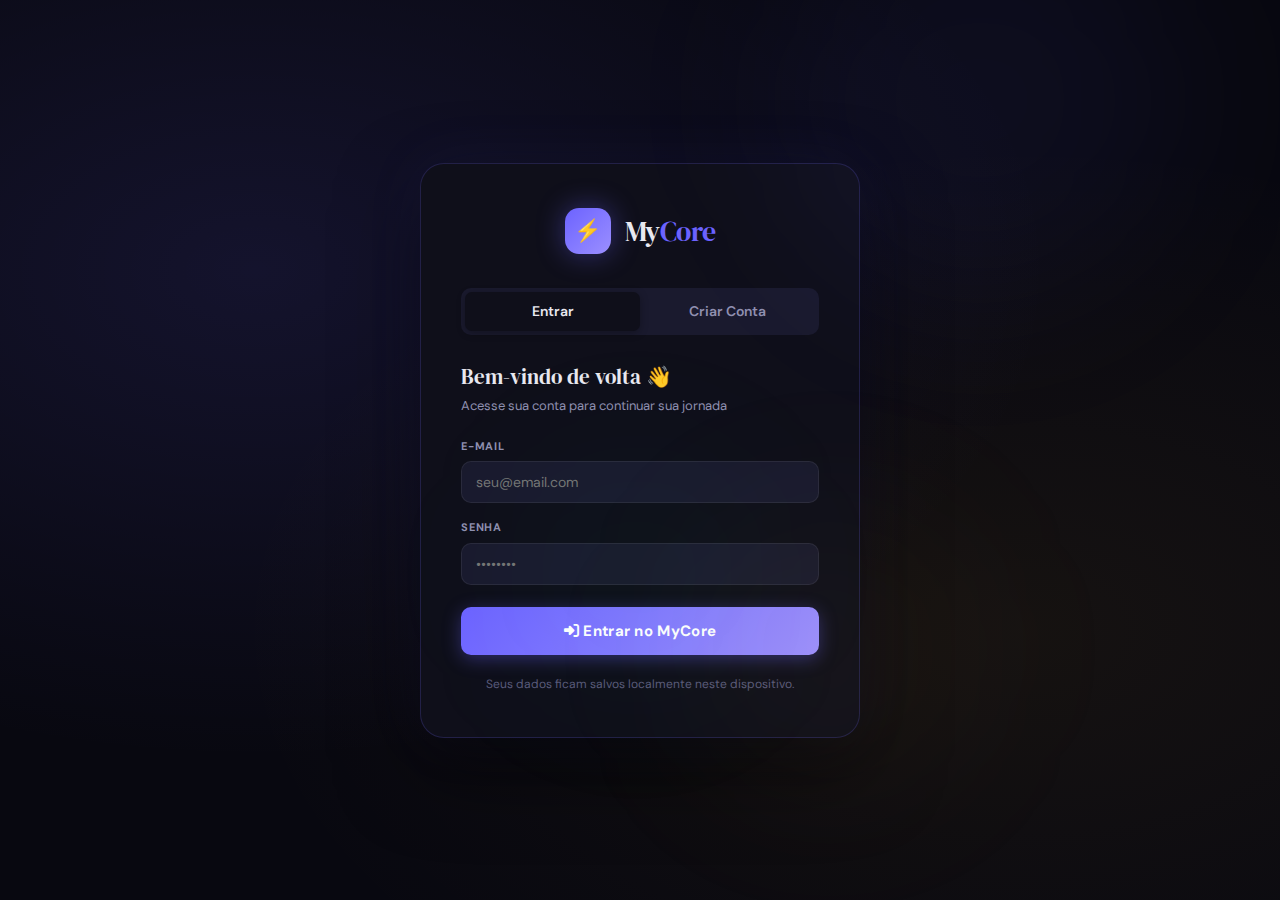
<file: index.html>
<!DOCTYPE html>
<html lang="pt-BR">
<head>
  <meta charset="UTF-8">
  <meta name="viewport" content="width=device-width, initial-scale=1.0">
  <title>MyCore — Login</title>
  <link rel="stylesheet" href="css/style.css">
  <link rel="stylesheet" href="css/login.css">
  <link href="https://cdnjs.cloudflare.com/ajax/libs/font-awesome/6.4.0/css/all.min.css" rel="stylesheet">
</head>
<body>
  <div class="bg-orb bg-orb-1"></div>
  <div class="bg-orb bg-orb-2"></div>
  <div class="bg-orb bg-orb-3"></div>

  <div class="login-page">
    <div class="login-box">

      <div class="login-logo">
        <div class="login-logo-icon glow-pulse">⚡</div>
        <div class="login-logo-text">My<span>Core</span></div>
      </div>

      <!-- Tabs -->
      <div class="login-tabs">
        <div class="login-tab active" id="tab-login" onclick="switchTab('login')">Entrar</div>
        <div class="login-tab" id="tab-register" onclick="switchTab('register')">Criar Conta</div>
      </div>

      <!-- Login Form -->
      <div class="login-form active" id="form-login">
        <div class="login-heading">Bem-vindo de volta 👋</div>
        <div class="login-sub">Acesse sua conta para continuar sua jornada</div>
        <div class="login-error" id="login-error"></div>
        <div class="form-group">
          <label class="form-label">E-mail</label>
          <input type="email" class="form-control" id="login-email" placeholder="seu@email.com" autocomplete="email">
        </div>
        <div class="form-group">
          <label class="form-label">Senha</label>
          <input type="password" class="form-control" id="login-pass" placeholder="••••••••" autocomplete="current-password">
        </div>
        <button class="login-btn" onclick="doLogin()">
          <i class="fas fa-sign-in-alt"></i> Entrar no MyCore
        </button>
      </div>

      <!-- Register Form -->
      <div class="login-form" id="form-register">
        <div class="login-heading">Criar sua conta 🚀</div>
        <div class="login-sub">Comece a transformar sua vida hoje mesmo</div>
        <div class="login-error" id="reg-error"></div>
        <div class="login-success" id="reg-success"></div>
        <div class="form-group">
          <label class="form-label">Seu Nome</label>
          <input type="text" class="form-control" id="reg-name" placeholder="Como quer ser chamado?">
        </div>
        <div class="form-group">
          <label class="form-label">E-mail</label>
          <input type="email" class="form-control" id="reg-email" placeholder="seu@email.com" autocomplete="email">
        </div>
        <div class="form-group">
          <label class="form-label">Senha</label>
          <input type="password" class="form-control" id="reg-pass" placeholder="Mínimo 6 caracteres" autocomplete="new-password">
        </div>
        <div class="form-group">
          <label class="form-label">Confirmar Senha</label>
          <input type="password" class="form-control" id="reg-confirm" placeholder="Repita a senha">
        </div>
        <button class="login-btn" onclick="doRegister()">
          <i class="fas fa-user-plus"></i> Criar Minha Conta
        </button>
      </div>

      <div class="login-footer">
        Seus dados ficam salvos localmente neste dispositivo.
      </div>

    </div>
  </div>

  <!-- Toast -->
  <div class="toast" id="toast">
    <span class="toast-icon" id="toast-icon">✅</span>
    <span id="toast-msg"></span>
  </div>

  <script src="js/auth.js"></script>
  <script src="js/db.js"></script>
  <script src="js/utils.js"></script>
  <script>
    // Check if already logged in
    (function() {
      const user = Auth.tryAutoLogin();
      if (user) window.location.href = 'pages/dashboard.html';
    })();

    function switchTab(tab) {
      document.querySelectorAll('.login-tab').forEach(t => t.classList.remove('active'));
      document.querySelectorAll('.login-form').forEach(f => f.classList.remove('active'));
      document.getElementById('tab-' + tab).classList.add('active');
      document.getElementById('form-' + tab).classList.add('active');
      document.getElementById('login-error').style.display = 'none';
      document.getElementById('reg-error').style.display = 'none';
    }

    function showErr(id, msg) {
      const el = document.getElementById(id);
      el.textContent = msg;
      el.style.display = 'block';
    }

    function doLogin() {
      const email = document.getElementById('login-email').value.trim();
      const pass  = document.getElementById('login-pass').value;
      if (!email || !pass) { showErr('login-error', 'Preencha todos os campos.'); return; }

      const res = Auth.login(email, pass);
      if (!res.ok) { showErr('login-error', res.msg); return; }

      showToast(`Olá, ${res.user.name.split(' ')[0]}! 👋`, '🚀');
      setTimeout(() => window.location.href = 'pages/dashboard.html', 800);
    }

    function doRegister() {
      const name    = document.getElementById('reg-name').value.trim();
      const email   = document.getElementById('reg-email').value.trim();
      const pass    = document.getElementById('reg-pass').value;
      const confirm = document.getElementById('reg-confirm').value;

      if (!name || !email || !pass) { showErr('reg-error', 'Preencha todos os campos.'); return; }
      if (!/^[^\s@]+@[^\s@]+\.[^\s@]+$/.test(email)) { showErr('reg-error', 'E-mail inválido.'); return; }
      if (pass !== confirm) { showErr('reg-error', 'As senhas não coincidem.'); return; }

      const res = Auth.register(name, email, pass);
      if (!res.ok) { showErr('reg-error', res.msg); return; }

      showToast(`Bem-vindo ao MyCore, ${name}! 🎉`, '🚀');
      setTimeout(() => window.location.href = 'pages/dashboard.html', 900);
    }

    // Enter key support
    document.addEventListener('keydown', e => {
      if (e.key !== 'Enter') return;
      if (document.getElementById('form-login').classList.contains('active')) doLogin();
      else doRegister();
    });
  </script>
</body>
</html>
</file>
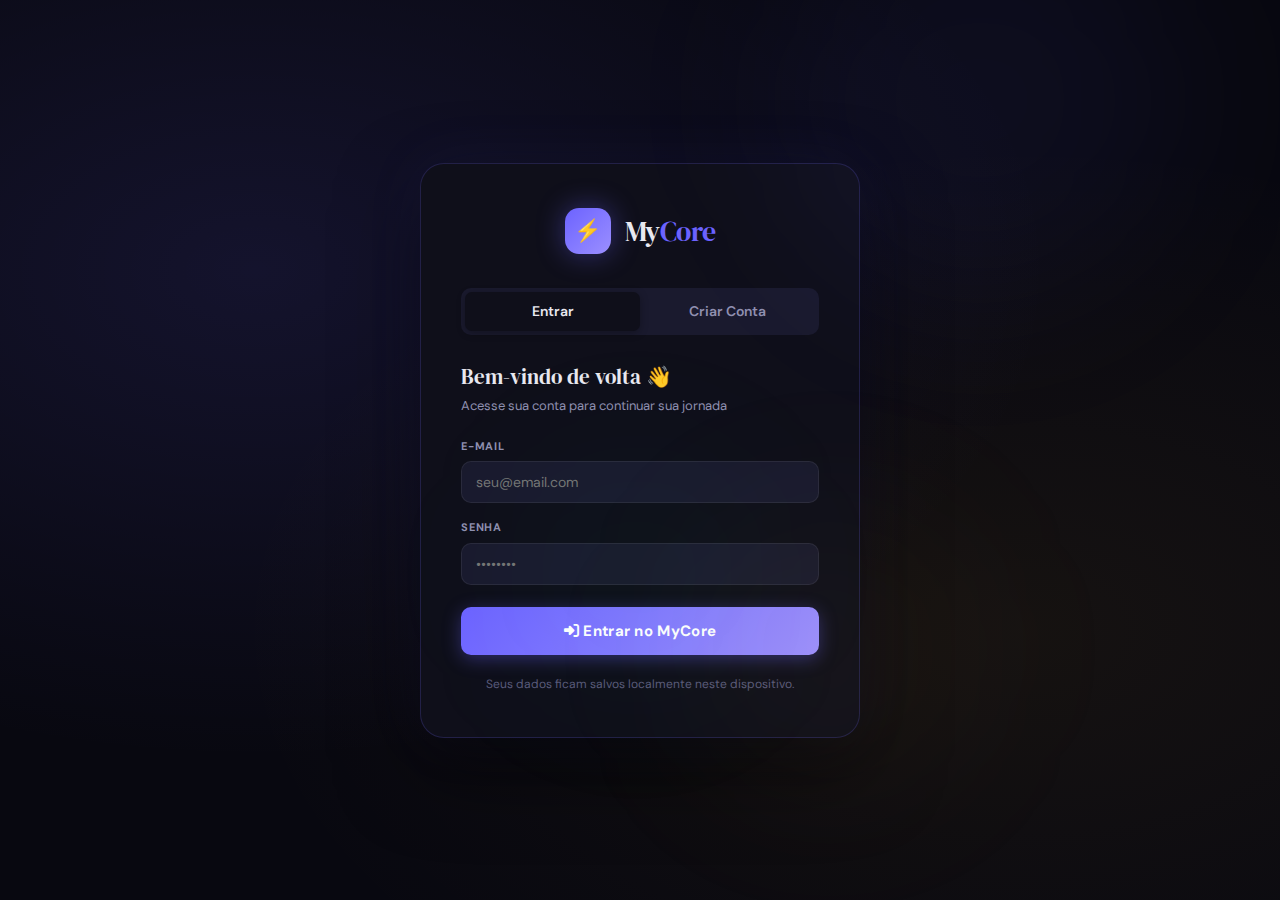
<file: pages/metas.html>
<!DOCTYPE html>
<html lang="pt-BR">
<head>
  <meta charset="UTF-8">
  <meta name="viewport" content="width=device-width, initial-scale=1.0">
  <title>MyCore — Metas</title>
  <link rel="stylesheet" href="../css/style.css">
  <link href="https://cdnjs.cloudflare.com/ajax/libs/font-awesome/6.4.0/css/all.min.css" rel="stylesheet">
</head>
<body>
<div class="bg-orb bg-orb-1"></div><div class="bg-orb bg-orb-2"></div><div class="bg-orb bg-orb-3"></div>

<div class="layout">
  <div class="sidebar-backdrop" id="sidebar-backdrop"></div>
  <nav class="sidebar" id="sidebar">
    <div class="sidebar-logo"><div class="logo-icon glow-pulse">⚡</div><div class="logo-text">My<span>Core</span></div></div>
    <div class="sidebar-nav">
      <div class="nav-section-label">Principal</div>
      <a class="nav-item" href="dashboard.html"><i class="fas fa-th-large"></i><span class="nav-label-text">Dashboard</span></a>
      <a class="nav-item" href="financas.html"><i class="fas fa-wallet"></i><span class="nav-label-text">Finanças</span></a>
      <div class="nav-section-label">Crescimento</div>
      <a class="nav-item active" href="metas.html"><i class="fas fa-bullseye"></i><span class="nav-label-text">Metas & Objetivos</span><span class="nav-badge" id="badge-metas">0</span></a>
      <a class="nav-item" href="desenvolvimento.html"><i class="fas fa-seedling"></i><span class="nav-label-text">Desenvolvimento</span></a>
      <a class="nav-item" href="conquistas.html"><i class="fas fa-trophy"></i><span class="nav-label-text">Conquistas</span></a>
      <div class="nav-section-label">Análise</div>
      <a class="nav-item" href="relatorios.html"><i class="fas fa-chart-line"></i><span class="nav-label-text">Relatórios</span></a>
      <a class="nav-item" href="configuracoes.html"><i class="fas fa-cog"></i><span class="nav-label-text">Configurações</span></a>
    </div>
    <div class="sidebar-footer">
      <button class="toggle-sidebar-btn" id="sidebar-toggle-btn"><i class="fas fa-chevron-left" id="sidebar-toggle-icon"></i><span class="nav-label-text">Recolher menu</span></button>
    </div>
  </nav>

  <div class="main" id="main">
    <header class="topbar">
      <button class="hamburger-btn" id="hamburger-btn"><i class="fas fa-bars"></i></button>
      <div class="topbar-title">Metas & Objetivos</div>
      <div class="topbar-date" id="topbar-date"></div>
      <div class="topbar-score"><i class="fas fa-star" style="color:var(--accent2)"></i><span style="color:var(--text2);font-size:13px">Life Score</span><span class="score-badge" id="life-score-top">—</span></div>
      <div class="topbar-user" onclick="Auth.logout()"><i class="fas fa-user-circle" style="color:var(--accent)"></i><span id="topbar-username">—</span><i class="fas fa-sign-out-alt" style="color:var(--text3);margin-left:4px"></i></div>
    </header>

    <main class="content" id="main-content">
      <div class="page-body">
        <div class="section-header">
          <div><div class="section-title">Metas & Objetivos</div><div class="section-sub">Seus sonhos com prazo, valor e progresso automático.</div></div>
          <button class="btn btn-primary" onclick="openMetaModal()"><i class="fas fa-plus"></i> Nova Meta</button>
        </div>

        <!-- Summary -->
        <div class="grid-3" style="margin-bottom:20px">
          <div class="card"><div class="card-glow"></div><div class="card-title">Metas Ativas</div><div class="stat-value" id="meta-count" style="color:var(--accent)">0</div></div>
          <div class="card"><div class="card-glow"></div><div class="card-title">Progresso Médio</div><div class="stat-value" id="meta-avg" style="color:var(--accent2)">0%</div></div>
          <div class="card"><div class="card-glow"></div><div class="card-title">Concluídas</div><div class="stat-value" id="meta-done" style="color:var(--accent3)">0</div></div>
        </div>

        <div class="grid-3" id="goals-grid"></div>
      </div>
    </main>
  </div>
</div>

<div class="modal-overlay" id="modal-overlay"><div class="modal" id="modal-box"></div></div>
<div class="toast" id="toast"><span class="toast-icon" id="toast-icon">✅</span><span id="toast-msg"></span></div>

<script src="../js/auth.js"></script>
<script src="../js/db.js"></script>
<script src="../js/utils.js"></script>
<script>
const currentUser = Auth.requireAuth('../index.html');
if (!currentUser) throw new Error();
const data = DB.load(currentUser.email);

updateTopbarDate(); updateTopbarUser(currentUser); initSidebar(); initModalOverlay(); initSmoothScroll('main-content');

document.getElementById('life-score-top').textContent = calcLifeScore(data).total;

function renderSummary() {
  const active = data.goals.filter(g => g.progress < 100).length;
  const done   = data.goals.filter(g => g.progress >= 100).length;
  const avg    = data.goals.length ? Math.round(data.goals.reduce((s, g) => s + g.progress, 0) / data.goals.length) : 0;
  document.getElementById('meta-count').textContent = active;
  document.getElementById('meta-avg').textContent   = avg + '%';
  document.getElementById('meta-done').textContent  = done;
  const badge = document.getElementById('badge-metas');
  if (badge) { badge.textContent = active; badge.classList.toggle('zero', active === 0); }
}

function calcGoalProgress(g) {
  if (g.target > 0) {
    const saved = g.saved || 0;
    return Math.min(100, Math.round((saved / g.target) * 100));
  }
  return g.progress || 0;
}

function renderGoals() {
  const grid = document.getElementById('goals-grid');
  if (!grid) return;

  if (!data.goals.length) {
    grid.innerHTML = `<div class="card col-3"><div class="empty-state"><div class="empty-icon">🎯</div><h3>Nenhuma meta criada</h3><p>Crie sua primeira meta e comece a transformar sonhos em conquistas</p><button class="btn btn-primary" style="margin-top:16px" onclick="openMetaModal()">Criar primeira meta</button></div></div>`;
    return;
  }

  grid.innerHTML = data.goals.map(g => {
    const progress = calcGoalProgress(g);
    const pctColor = progress >= 100 ? 'var(--accent2)' : progress >= 70 ? 'var(--accent3)' : progress >= 40 ? 'var(--accent)' : 'var(--accent4)';
    const barClass = progress >= 100 ? 'gold' : progress >= 70 ? 'green' : progress >= 40 ? '' : 'red';
    const dl = daysLeft(g.deadline);
    const dlText = dl === null ? 'Sem prazo' : dl > 0 ? `${dl} dias restantes` : dl === 0 ? 'Vence hoje!' : 'Prazo vencido';

    // Piggy bank section (only for financial goals with target)
    const piggySection = g.target > 0 ? `
      <div class="goal-piggy">
        <div style="width:100%;display:flex;justify-content:space-between;align-items:center">
          <span class="piggy-label">🐷 Cofrinho</span>
          <span class="piggy-values" style="color:var(--accent3)">${fmtCurrency(g.saved || 0)} <span style="color:var(--text3)">/ ${fmtCurrency(g.target)}</span></span>
        </div>
        <div class="piggy-add">
          <input type="number" class="piggy-input" id="piggy-${g.id}" placeholder="Adicionar valor..." min="0" step="0.01">
          <button class="piggy-btn" onclick="addToPiggy(${g.id})">+ Guardar</button>
        </div>
      </div>` : `
      <div style="display:flex;align-items:center;gap:8px;margin-top:12px">
        <input type="range" min="0" max="100" value="${g.progress}" style="flex:1;accent-color:var(--accent)"
          oninput="liveUpdateGoal(${g.id},this.value);syncGoalNum(${g.id},this.value)"
          onchange="saveGoalProgress(${g.id},this.value)" id="pslider-${g.id}">
        <input type="number" min="0" max="100" value="${g.progress}" id="pnum-${g.id}"
          style="width:55px;background:var(--surface);border:1px solid var(--border);border-radius:8px;padding:5px 8px;color:var(--text);font-family:var(--font-mono);font-size:13px;text-align:center;outline:none"
          oninput="syncGoalSlider(${g.id},this.value);liveUpdateGoal(${g.id},this.value)"
          onchange="saveGoalProgress(${g.id},this.value)">
        <span style="color:var(--text3);font-size:12px;font-family:var(--font-mono)">%</span>
      </div>`;

    return `
    <div class="goal-card" id="goal-card-${g.id}">
      <div style="display:flex;justify-content:space-between;align-items:flex-start">
        <div class="goal-emoji">${g.emoji}</div>
        <button onclick="deleteGoal(${g.id})" style="background:none;border:none;color:var(--text3);cursor:pointer;padding:4px"><i class="fas fa-trash"></i></button>
      </div>
      <div class="goal-name">${g.name}</div>
      <div class="goal-desc">${g.desc || ''}</div>
      <div class="progress-wrap"><div class="progress-bar ${barClass}" id="pbar-${g.id}" style="width:${progress}%"></div></div>
      <div class="goal-nums">
        <span>${dlText}</span>
        <span class="goal-pct" id="ppct-${g.id}" style="color:${pctColor}">${progress}%</span>
      </div>
      ${piggySection}
    </div>`;
  }).join('');
}

function liveUpdateGoal(id, val) {
  const v = Math.min(100, Math.max(0, parseInt(val) || 0));
  const bar = document.getElementById('pbar-' + id);
  const pct = document.getElementById('ppct-' + id);
  if (bar) bar.style.width = v + '%';
  if (pct) {
    pct.textContent = v + '%';
    pct.style.color = v >= 100 ? 'var(--accent2)' : v >= 70 ? 'var(--accent3)' : v >= 40 ? 'var(--accent)' : 'var(--accent4)';
  }
}

function syncGoalNum(id, val)    { const el = document.getElementById('pnum-' + id); if (el) el.value = val; }
function syncGoalSlider(id, val) {
  const v = Math.min(100, Math.max(0, parseInt(val) || 0));
  const el = document.getElementById('pslider-' + id);
  if (el) el.value = v;
  liveUpdateGoal(id, v);
}

function saveGoalProgress(id, val) {
  const g = data.goals.find(g => g.id === id);
  if (g) { g.progress = Math.min(100, Math.max(0, parseInt(val) || 0)); DB.save(); renderSummary(); }
}

function addToPiggy(id) {
  const g = data.goals.find(g => g.id === id);
  const input = document.getElementById('piggy-' + id);
  if (!g || !input) return;
  const amount = parseFloat(input.value);
  if (!amount || amount <= 0) { showToast('Informe um valor!', '⚠️'); return; }
  if (!g.saved) g.saved = 0;
  g.saved = Math.min(g.target, g.saved + amount);
  g.progress = calcGoalProgress(g); // auto-update progress
  DB.save();
  input.value = '';
  renderGoals();
  renderSummary();
  showToast(`🐷 R$${amount.toFixed(2)} guardado para "${g.name}"!`, '💰');
  if (g.progress >= 100) showToast(`🎉 Meta "${g.name}" concluída!`, '🏆');
}

function deleteGoal(id) {
  if (!confirm('Remover esta meta?')) return;
  data.goals = data.goals.filter(g => g.id !== id);
  DB.save();
  renderGoals();
  renderSummary();
}

function openMetaModal() {
  openModal(`
    <button class="modal-close" onclick="closeModal()"><i class="fas fa-times"></i></button>
    <div class="modal-title">🎯 Nova Meta</div>
    <div class="form-row">
      <div class="form-group"><label class="form-label">Nome da Meta</label>
        <input type="text" class="form-control" id="g-name" placeholder="Ex: Viagem, Carro..."></div>
      <div class="form-group"><label class="form-label">Emoji</label>
        <input type="text" class="form-control" id="g-emoji" placeholder="🎯" maxlength="2"></div>
    </div>
    <div class="form-group"><label class="form-label">Descrição</label>
      <input type="text" class="form-control" id="g-desc" placeholder="Descreva sua meta..."></div>
    <div class="form-row">
      <div class="form-group"><label class="form-label">Valor Alvo (R$) <small style="color:var(--text3)">(0 para meta sem valor)</small></label>
        <input type="number" class="form-control" id="g-target" placeholder="0,00" min="0" step="0.01"></div>
      <div class="form-group"><label class="form-label">Prazo</label>
        <input type="date" class="form-control" id="g-deadline"></div>
    </div>
    <div class="form-group" id="g-progress-wrap">
      <label class="form-label">Progresso Inicial (%) <small style="color:var(--text3)">(só para metas sem valor)</small></label>
      <div style="display:flex;align-items:center;gap:10px;margin-top:6px">
        <input type="range" min="0" max="100" value="0" style="flex:1;accent-color:var(--accent)" id="g-range" oninput="document.getElementById('g-pnum').value=this.value">
        <input type="number" min="0" max="100" value="0" id="g-pnum" style="width:55px;background:var(--surface);border:1px solid var(--border);border-radius:8px;padding:5px 8px;color:var(--text);font-family:var(--font-mono);font-size:13px;text-align:center;outline:none"
          oninput="document.getElementById('g-range').value=Math.max(0,Math.min(100,+this.value||0))">
        <span style="color:var(--text3);font-family:var(--font-mono)">%</span>
      </div>
    </div>
    <div class="btn-row">
      <button class="btn btn-ghost" onclick="closeModal()">Cancelar</button>
      <button class="btn btn-primary" onclick="saveMeta()">Criar Meta</button>
    </div>`);

  // Hide progress if target > 0
  document.getElementById('g-target')?.addEventListener('input', function() {
    const wrap = document.getElementById('g-progress-wrap');
    if (wrap) wrap.style.opacity = +this.value > 0 ? '0.4' : '1';
  });
}

function saveMeta() {
  const name     = document.getElementById('g-name')?.value?.trim();
  const emoji    = document.getElementById('g-emoji')?.value?.trim() || '🎯';
  const desc     = document.getElementById('g-desc')?.value?.trim();
  const target   = parseFloat(document.getElementById('g-target')?.value) || 0;
  const deadline = document.getElementById('g-deadline')?.value;
  const progress = target > 0 ? 0 : (parseInt(document.getElementById('g-pnum')?.value) || 0);

  if (!name) { showToast('Informe o nome da meta!', '⚠️'); return; }

  data.goals.push({ id: Date.now(), name, emoji, desc, target, deadline, progress, saved: 0 });
  DB.save();
  closeModal();
  renderGoals();
  renderSummary();
  showToast('Meta criada! 🎯', '🚀');
}

renderGoals();
renderSummary();
</script>
</body>
</html>
</file>
<file: css/style.css>
/* ================================================================
   MYCORE — style.css
   ================================================================ */

@import url('https://fonts.googleapis.com/css2?family=DM+Serif+Display:ital@0;1&family=DM+Sans:wght@300;400;500;600;700&family=JetBrains+Mono:wght@400;600&display=swap');

:root {
  --bg:       #080810;
  --bg2:      #0f0f1a;
  --bg3:      #16162a;
  --surface:  #1a1a2e;
  --surface2: #22223a;
  --border:   rgba(255,255,255,0.07);
  --accent:   #6C63FF;
  --accent2:  #F0B429;
  --accent3:  #00D9A5;
  --accent4:  #FF6B6B;
  --text:     #E8E8F0;
  --text2:    #9090B0;
  --text3:    #5a5a7a;
  --glow:     rgba(108,99,255,0.35);
  --font-display: 'DM Serif Display', serif;
  --font-body:    'DM Sans', sans-serif;
  --font-mono:    'JetBrains Mono', monospace;
  --radius:    16px;
  --radius-sm: 10px;
  --transition: 0.25s cubic-bezier(0.4,0,0.2,1);
  --sidebar-w: 260px;
  --topbar-h:  68px;
}

/* ── Reset ── */
*, *::before, *::after { margin:0; padding:0; box-sizing:border-box; }

html { scroll-behavior: smooth; }

body {
  font-family: var(--font-body);
  background: var(--bg);
  color: var(--text);
  min-height: 100vh;
  line-height: 1.5;
  overflow-x: hidden;
}

/* ── Scrollbar ── */
::-webkit-scrollbar { width: 4px; height: 4px; }
::-webkit-scrollbar-track { background: transparent; }
::-webkit-scrollbar-thumb { background: var(--surface2); border-radius: 2px; }

/* ── BG Orbs ── */
.bg-orb {
  position: fixed;
  border-radius: 50%;
  filter: blur(80px);
  pointer-events: none;
  z-index: 0;
}
.bg-orb-1 { width:400px;height:400px;background:rgba(108,99,255,0.06);top:-100px;right:100px; }
.bg-orb-2 { width:300px;height:300px;background:rgba(240,180,41,0.04);bottom:100px;right:300px; }
.bg-orb-3 { width:250px;height:250px;background:rgba(0,217,165,0.03);top:50%;left:40%; }

/* ================================================================
   LAYOUT
   ================================================================ */
.layout { display:flex; min-height:100vh; position:relative; }

/* ── Sidebar ── */
.sidebar {
  width: var(--sidebar-w);
  min-height: 100vh;
  background: var(--bg2);
  border-right: 1px solid var(--border);
  display: flex;
  flex-direction: column;
  padding: 28px 0;
  position: fixed;
  left:0; top:0; bottom:0;
  z-index: 200;
  transition: width var(--transition), transform var(--transition);
  overflow: hidden;
}

.sidebar.collapsed { width: 72px; }

.sidebar-logo {
  padding: 0 24px 28px;
  display: flex;
  align-items: center;
  gap: 14px;
  white-space: nowrap;
  overflow: hidden;
}

.logo-icon {
  width:40px; height:40px;
  background: linear-gradient(135deg, var(--accent), #9B8FFF);
  border-radius: 12px;
  display:flex; align-items:center; justify-content:center;
  font-size: 18px;
  flex-shrink: 0;
  box-shadow: 0 0 20px var(--glow);
}

.logo-text {
  font-family: var(--font-display);
  font-size: 22px;
  color: var(--text);
  letter-spacing: -0.5px;
}
.logo-text span { color: var(--accent); }

.sidebar-nav { flex:1; padding:0 12px; display:flex; flex-direction:column; gap:2px; overflow-y:auto; }

.nav-section-label {
  font-size: 10px;
  font-weight: 700;
  letter-spacing: 1.5px;
  text-transform: uppercase;
  color: var(--text3);
  padding: 14px 12px 6px;
  white-space: nowrap;
  transition: opacity var(--transition);
}
.collapsed .nav-section-label { opacity:0; }

.nav-item {
  display: flex;
  align-items: center;
  gap: 12px;
  padding: 11px 14px;
  border-radius: var(--radius-sm);
  cursor: pointer;
  transition: all var(--transition);
  white-space: nowrap;
  overflow: hidden;
  position: relative;
  color: var(--text2);
  font-weight: 500;
  font-size: 14px;
  text-decoration: none;
  border: 1px solid transparent;
}

.nav-item:hover { background:var(--surface); color:var(--text); }

.nav-item.active {
  background: linear-gradient(135deg, rgba(108,99,255,0.18), rgba(108,99,255,0.04));
  color: var(--accent);
  border-color: rgba(108,99,255,0.2);
}

.nav-item.active::before {
  content:'';
  position:absolute; left:0; top:50%;
  transform:translateY(-50%);
  width:3px; height:20px;
  background:var(--accent);
  border-radius:0 2px 2px 0;
}

.nav-item i { font-size:16px; min-width:20px; text-align:center; }
.nav-item .nav-label-text { transition:opacity var(--transition); }
.collapsed .nav-item .nav-label-text { opacity:0; }

.nav-badge {
  margin-left:auto;
  background:var(--accent4);
  color:white;
  font-size:10px; font-weight:700;
  padding:2px 7px;
  border-radius:20px;
  min-width:20px; text-align:center;
  transition:opacity var(--transition);
}
.nav-badge.zero { display:none; }
.collapsed .nav-badge { opacity:0; }

.sidebar-footer {
  padding:16px 12px 0;
  border-top:1px solid var(--border);
  margin-top:8px;
}

.toggle-sidebar-btn {
  display:flex; align-items:center; gap:12px;
  padding:10px 14px;
  border-radius:var(--radius-sm);
  cursor:pointer;
  color:var(--text2); font-size:13px;
  transition:all var(--transition);
  border:none; background:none; width:100%;
  white-space:nowrap; overflow:hidden;
  font-family:var(--font-body);
}
.toggle-sidebar-btn:hover { background:var(--surface); color:var(--text); }
.collapsed .toggle-sidebar-btn .nav-label-text { opacity:0; }

/* ── Main Content ── */
.main {
  margin-left: var(--sidebar-w);
  flex:1;
  display:flex;
  flex-direction:column;
  min-height:100vh;
  transition:margin-left var(--transition);
  position:relative;
  z-index:1;
}
.main.expanded { margin-left:72px; }

/* ── Topbar ── */
.topbar {
  height: var(--topbar-h);
  background: rgba(8,8,16,0.85);
  backdrop-filter: blur(20px);
  border-bottom:1px solid var(--border);
  display:flex;
  align-items:center;
  padding:0 28px;
  gap:16px;
  position:sticky; top:0;
  z-index:100;
}

.hamburger-btn {
  display:none;
  background:none; border:none;
  color:var(--text); font-size:20px;
  cursor:pointer; padding:6px 8px;
  border-radius:8px;
  transition:background var(--transition);
}
.hamburger-btn:hover { background:var(--surface); }

.topbar-title {
  font-family:var(--font-display);
  font-size:20px;
  flex:1;
}

.topbar-date {
  font-size:12px; color:var(--text2);
  font-family:var(--font-mono);
}

.topbar-score {
  display:flex; align-items:center; gap:8px;
  background:var(--surface); border:1px solid var(--border);
  border-radius:100px; padding:7px 14px; font-size:13px;
  white-space:nowrap;
}
.score-badge { font-family:var(--font-mono); font-size:15px; font-weight:600; color:var(--accent2); }

.topbar-user {
  display:flex; align-items:center; gap:8px;
  background:var(--surface); border:1px solid var(--border);
  border-radius:100px; padding:7px 14px; font-size:13px;
  cursor:pointer; white-space:nowrap;
}
.topbar-user:hover { border-color:var(--accent); }

.quick-add-btn {
  background: linear-gradient(135deg, var(--accent), #9B8FFF);
  border:none; color:white;
  padding:9px 18px; border-radius:100px;
  font-family:var(--font-body); font-size:13px; font-weight:600;
  cursor:pointer; display:flex; align-items:center; gap:7px;
  transition:all var(--transition);
  box-shadow:0 4px 16px var(--glow);
  white-space:nowrap;
}
.quick-add-btn:hover { transform:translateY(-1px); box-shadow:0 6px 24px var(--glow); }

/* ── Page Content ── */
.content {
  flex:1;
  padding:28px 32px;
  overflow-y:auto;
  height:calc(100vh - var(--topbar-h));
}

/* ── Page transition ── */
.page-body { animation:fadeSlide 0.3s ease both; }

@keyframes fadeSlide {
  from { opacity:0; transform:translateY(12px); }
  to   { opacity:1; transform:translateY(0); }
}

/* ── Section header ── */
.section-header {
  display:flex; align-items:flex-start; justify-content:space-between;
  margin-bottom:28px; gap:16px; flex-wrap:wrap;
}
.section-title { font-family:var(--font-display); font-size:28px; color:var(--text); }
.section-sub { color:var(--text2); font-size:14px; margin-top:4px; }

/* ================================================================
   GRID
   ================================================================ */
.grid-2 { display:grid; grid-template-columns:1fr 1fr; gap:20px; }
.grid-3 { display:grid; grid-template-columns:1fr 1fr 1fr; gap:20px; }
.grid-4 { display:grid; grid-template-columns:repeat(4,1fr); gap:20px; }
.col-2 { grid-column:span 2; }
.col-3 { grid-column:span 3; }

/* ================================================================
   CARDS
   ================================================================ */
.card {
  background:var(--bg2);
  border:1px solid var(--border);
  border-radius:var(--radius);
  padding:24px;
  transition:border-color var(--transition);
  position:relative; overflow:hidden;
}
.card:hover { border-color:rgba(108,99,255,0.2); }

.card-glow {
  position:absolute; top:-50%; left:-50%;
  width:200%; height:200%;
  background:radial-gradient(ellipse at center, rgba(108,99,255,0.06) 0%, transparent 60%);
  opacity:0; transition:opacity 0.5s; pointer-events:none;
}
.card:hover .card-glow { opacity:1; }

.card-header { display:flex; align-items:center; justify-content:space-between; margin-bottom:20px; }
.card-title { font-size:12px; font-weight:700; text-transform:uppercase; letter-spacing:1.2px; color:var(--text2); }

/* ── Stat cards ── */
.stat-value { font-family:var(--font-mono); font-size:30px; font-weight:600; line-height:1; margin-bottom:6px; }
.stat-label  { font-size:13px; color:var(--text2); margin-bottom:10px; }
.stat-change {
  display:inline-flex; align-items:center; gap:4px;
  font-size:12px; font-weight:600; padding:3px 10px; border-radius:100px;
}
.stat-change.up   { background:rgba(0,217,165,0.12); color:var(--accent3); }
.stat-change.down { background:rgba(255,107,107,0.12); color:var(--accent4); }

/* ================================================================
   PROGRESS BARS
   ================================================================ */
.progress-wrap {
  background:var(--surface); border-radius:100px; height:6px; overflow:hidden; margin-top:10px;
}
.progress-bar {
  height:100%; border-radius:100px;
  background:linear-gradient(90deg, var(--accent), #9B8FFF);
  transition:width 0.8s cubic-bezier(0.4,0,0.2,1);
}
.progress-bar.gold  { background:linear-gradient(90deg, var(--accent2),#FFD700); }
.progress-bar.green { background:linear-gradient(90deg, var(--accent3),#00FF95); }
.progress-bar.red   { background:linear-gradient(90deg, var(--accent4),#FF9B9B); }

/* ================================================================
   TRANSACTIONS
   ================================================================ */
.tx-list { display:flex; flex-direction:column; gap:8px; }

.tx-item {
  display:flex; align-items:center; gap:14px;
  padding:12px 16px;
  background:var(--surface); border-radius:var(--radius-sm);
  transition:background var(--transition); cursor:pointer;
}
.tx-item:hover { background:var(--surface2); }

.tx-icon { width:38px;height:38px; border-radius:10px; display:flex;align-items:center;justify-content:center; font-size:16px; flex-shrink:0; }
.tx-info { flex:1; min-width:0; }
.tx-name { font-size:14px; font-weight:500; white-space:nowrap; overflow:hidden; text-overflow:ellipsis; }
.tx-cat  { font-size:12px; color:var(--text2); margin-top:1px; }
.tx-date { font-size:11px; color:var(--text3); white-space:nowrap; }
.tx-amount { font-family:var(--font-mono); font-weight:600; font-size:14px; white-space:nowrap; }
.tx-amount.income { color:var(--accent3); }
.tx-amount.expense { color:var(--accent4); }
.tx-amount.invest { color:var(--accent); }

/* ================================================================
   GOALS
   ================================================================ */
.goal-card {
  background:var(--bg2); border:1px solid var(--border);
  border-radius:var(--radius); padding:20px;
  transition:all var(--transition);
}
.goal-card:hover { border-color:rgba(108,99,255,0.3); transform:translateY(-2px); }

.goal-emoji { font-size:28px; margin-bottom:10px; }
.goal-name  { font-weight:600; font-size:15px; margin-bottom:3px; }
.goal-desc  { font-size:12px; color:var(--text2); margin-bottom:14px; }
.goal-nums  { display:flex; justify-content:space-between; font-size:12px; color:var(--text2); margin-top:8px; }
.goal-pct   { font-family:var(--font-mono); font-weight:700; font-size:13px; }

.goal-piggy {
  background:var(--surface); border-radius:var(--radius-sm);
  padding:12px 14px; margin-top:12px;
  display:flex; align-items:center; gap:10px;
  flex-wrap:wrap;
}
.piggy-label { font-size:12px; color:var(--text2); }
.piggy-values { font-family:var(--font-mono); font-size:12px; }
.piggy-add {
  display:flex; gap:6px; margin-top:8px; width:100%;
}
.piggy-input {
  flex:1; background:var(--bg2); border:1px solid var(--border);
  border-radius:8px; padding:6px 10px; color:var(--text);
  font-family:var(--font-mono); font-size:13px; outline:none;
  transition:border-color var(--transition);
}
.piggy-input:focus { border-color:var(--accent); }
.piggy-btn {
  background:var(--accent); border:none; color:white;
  padding:6px 14px; border-radius:8px; font-size:12px; font-weight:600;
  cursor:pointer; transition:all var(--transition); font-family:var(--font-body);
}
.piggy-btn:hover { background:#5a52e0; }

/* ================================================================
   HABITS
   ================================================================ */
.habit-item {
  display:flex; align-items:center; gap:12px;
  padding:13px 16px; background:var(--surface);
  border-radius:var(--radius-sm); transition:all var(--transition);
  margin-bottom:8px;
}
.habit-icon { font-size:20px; width:36px; text-align:center; flex-shrink:0; }
.habit-info { flex:1; min-width:0; }
.habit-name   { font-size:14px; font-weight:500; }
.habit-streak { font-size:11px; color:var(--accent2); margin-top:2px; font-family:var(--font-mono); }
.habit-dots   { display:flex; gap:4px; }
.habit-dot    { width:7px;height:7px; border-radius:50%; background:var(--surface2); }
.habit-dot.done { background:var(--accent3); }
.habit-check  {
  width:28px;height:28px; border-radius:50%;
  border:2px solid var(--border);
  display:flex;align-items:center;justify-content:center;
  cursor:pointer; transition:all var(--transition); font-size:12px; color:transparent;
  flex-shrink:0;
}
.habit-check.checked { background:var(--accent3); border-color:var(--accent3); color:white; }
.habit-check:hover { border-color:var(--accent3); }

/* ================================================================
   SKILLS
   ================================================================ */
.skill-item { margin-bottom:18px; }
.skill-header { display:flex; justify-content:space-between; align-items:center; margin-bottom:8px; font-size:13px; }
.skill-level { font-family:var(--font-mono); font-weight:600; color:var(--accent); }
.skill-actions { display:flex; gap:6px; align-items:center; }
.skill-edit-btn {
  background:none; border:1px solid var(--border); color:var(--text2);
  border-radius:6px; padding:3px 8px; font-size:11px; cursor:pointer;
  transition:all var(--transition); font-family:var(--font-body);
}
.skill-edit-btn:hover { border-color:var(--accent); color:var(--accent); }

/* ================================================================
   ACHIEVEMENTS
   ================================================================ */
.achievement-grid { display:grid; grid-template-columns:repeat(auto-fill,minmax(160px,1fr)); gap:16px; }

.achievement-card {
  background:var(--bg2); border:1px solid var(--border);
  border-radius:var(--radius); padding:20px 16px;
  text-align:center; transition:all var(--transition);
}
.achievement-card.unlocked {
  border-color:rgba(240,180,41,0.3);
  background:linear-gradient(135deg, rgba(240,180,41,0.05), var(--bg2));
}
.achievement-card.locked { opacity:0.4; filter:grayscale(1); }
.achievement-card:hover { transform:translateY(-3px); }

.achievement-icon { font-size:34px; margin-bottom:10px; }
.achievement-name { font-size:13px; font-weight:600; margin-bottom:3px; }
.achievement-desc { font-size:11px; color:var(--text2); line-height:1.4; }
.achievement-badge {
  display:inline-block; font-size:10px; padding:2px 8px;
  border-radius:100px; margin-top:8px; font-weight:700; letter-spacing:0.5px;
}
.achievement-badge.gold   { background:rgba(240,180,41,0.2); color:var(--accent2); }
.achievement-badge.silver { background:rgba(180,180,200,0.15); color:#B0B0C0; }
.achievement-badge.bronze { background:rgba(180,120,60,0.2); color:#D4914E; }
.achievement-badge.platinum { background:rgba(108,99,255,0.2); color:var(--accent); }
.achievement-badge.locked-badge { background:var(--surface); color:var(--text3); }

/* ================================================================
   RADAR / CHART
   ================================================================ */
.radar-section { display:flex; align-items:center; gap:28px; }
.radar-labels  { flex:1; display:flex; flex-direction:column; gap:10px; }
.radar-label-item { display:flex; align-items:center; gap:10px; }
.radar-dot { width:9px;height:9px; border-radius:50%; flex-shrink:0; }
.radar-label-name { font-size:13px; color:var(--text2); flex:1; }
.radar-label-val  { font-family:var(--font-mono); font-size:13px; font-weight:600; }

.chart-wrap { position:relative; }
canvas { max-width:100%; }

/* ================================================================
   SCORE RING
   ================================================================ */
.score-section { display:flex; align-items:center; gap:28px; }
.score-ring-wrap { position:relative; flex-shrink:0; }
.score-details { flex:1; }
.score-num { font-family:var(--font-display); font-size:50px; line-height:1; color:var(--accent2); }
.score-sub { font-size:13px; color:var(--text2); margin:6px 0 18px; }
.score-items { display:flex; flex-direction:column; gap:9px; }
.score-item  { display:flex; align-items:center; gap:10px; font-size:13px; }
.score-dot   { width:7px;height:7px; border-radius:50%; flex-shrink:0; }
.score-item-label { color:var(--text2); flex:1; }
.score-item-val   { font-family:var(--font-mono); font-weight:600; }

/* ================================================================
   DIARY
   ================================================================ */
.diary-entry {
  background:var(--surface); border-radius:var(--radius-sm);
  padding:14px 18px; margin-bottom:8px;
  border-left:3px solid var(--accent);
}
.diary-date { font-size:11px; color:var(--text3); margin-bottom:5px; font-family:var(--font-mono); }
.diary-text { font-size:14px; line-height:1.6; }

/* ================================================================
   REPORTS
   ================================================================ */
.report-card {
  display:flex; align-items:center; gap:18px;
  padding:18px 20px; background:var(--surface);
  border-radius:var(--radius-sm); margin-bottom:10px;
  cursor:pointer; transition:all var(--transition);
  border:1px solid transparent;
}
.report-card:hover { background:var(--surface2); border-color:rgba(108,99,255,0.2); }

.report-icon { font-size:24px; flex-shrink:0; }
.report-info { flex:1; }
.report-name { font-weight:600; font-size:14px; }
.report-desc { font-size:12px; color:var(--text2); margin-top:2px; }
.report-arrow { color:var(--text3); }

.export-options { display:grid; grid-template-columns:1fr 1fr; gap:12px; margin:18px 0; }
.export-option {
  background:var(--surface); border:2px solid var(--border);
  border-radius:var(--radius-sm); padding:16px 12px;
  text-align:center; cursor:pointer; transition:all var(--transition);
}
.export-option:hover { border-color:var(--accent); background:rgba(108,99,255,0.06); }
.export-option.selected { border-color:var(--accent); background:rgba(108,99,255,0.12); }
.export-option-icon  { font-size:28px; margin-bottom:8px; }
.export-option-label { font-size:13px; font-weight:700; }
.export-option-desc  { font-size:11px; color:var(--text2); margin-top:3px; }

/* ================================================================
   PROFILE PAGE
   ================================================================ */
.profile-hero {
  background:linear-gradient(135deg, rgba(108,99,255,0.12), rgba(240,180,41,0.04));
  border:1px solid rgba(108,99,255,0.15);
  border-radius:var(--radius); padding:28px 32px;
  display:flex; align-items:center; gap:24px; margin-bottom:24px;
  flex-wrap:wrap;
}
.profile-avatar {
  width:76px;height:76px; border-radius:50%;
  background:linear-gradient(135deg, var(--accent), #9B8FFF);
  display:flex;align-items:center;justify-content:center;
  font-size:30px; font-family:var(--font-display); font-weight:700;
  flex-shrink:0; border:3px solid rgba(108,99,255,0.4);
  box-shadow:0 0 28px var(--glow); cursor:pointer;
}
.profile-name   { font-family:var(--font-display); font-size:24px; }
.profile-phrase { color:var(--text2); font-size:13px; margin-top:5px; font-style:italic; }
.profile-since  { font-size:11px; color:var(--text3); margin-top:6px; }

/* ================================================================
   FORMS & MODALS
   ================================================================ */
.modal-overlay {
  position:fixed; inset:0;
  background:rgba(0,0,0,0.75); backdrop-filter:blur(8px);
  z-index:1000; display:flex;
  align-items:center; justify-content:center;
  opacity:0; pointer-events:none;
  transition:opacity 0.25s;
  padding:16px;
}
.modal-overlay.open { opacity:1; pointer-events:all; }

.modal {
  background:var(--bg2); border:1px solid var(--border);
  border-radius:20px; padding:32px;
  width:480px; max-width:100%;
  transform:scale(0.95) translateY(10px);
  transition:all 0.25s cubic-bezier(0.4,0,0.2,1);
  max-height:90vh; overflow-y:auto;
}
.modal-overlay.open .modal { transform:scale(1) translateY(0); }

.modal-title { font-family:var(--font-display); font-size:22px; margin-bottom:22px; }
.modal-close {
  float:right; background:none; border:none; color:var(--text2);
  cursor:pointer; font-size:18px; transition:color var(--transition); padding:0 0 4px 8px;
}
.modal-close:hover { color:var(--text); }

.form-group { margin-bottom:16px; }
.form-label {
  display:block; font-size:11px; font-weight:700;
  text-transform:uppercase; letter-spacing:0.8px;
  color:var(--text2); margin-bottom:7px;
}
.form-control {
  width:100%; background:var(--surface); border:1px solid var(--border);
  border-radius:var(--radius-sm); padding:11px 14px;
  color:var(--text); font-family:var(--font-body); font-size:14px;
  transition:all var(--transition); outline:none;
}
.form-control:focus { border-color:var(--accent); box-shadow:0 0 0 3px rgba(108,99,255,0.12); }

select.form-control {
  appearance:none; cursor:pointer;
  background-image:url("data:image/svg+xml,%3Csvg xmlns='http://www.w3.org/2000/svg' width='12' height='8' viewBox='0 0 12 8'%3E%3Cpath fill='%239090B0' d='M6 8L0 0h12z'/%3E%3C/svg%3E");
  background-repeat:no-repeat; background-position:right 14px center; padding-right:38px;
}
select.form-control option { background:var(--bg2); }

textarea.form-control { resize:vertical; min-height:100px; }

.form-row { display:grid; grid-template-columns:1fr 1fr; gap:12px; }

.btn {
  padding:11px 22px; border-radius:var(--radius-sm); border:none;
  font-family:var(--font-body); font-size:14px; font-weight:600;
  cursor:pointer; transition:all var(--transition);
}
.btn-primary {
  background:linear-gradient(135deg, var(--accent), #9B8FFF);
  color:white; box-shadow:0 4px 14px var(--glow);
}
.btn-primary:hover { transform:translateY(-1px); box-shadow:0 6px 20px var(--glow); }
.btn-ghost {
  background:var(--surface); color:var(--text2); border:1px solid var(--border);
}
.btn-ghost:hover { background:var(--surface2); color:var(--text); }
.btn-danger { background:rgba(255,107,107,0.1); color:var(--accent4); border:1px solid rgba(255,107,107,0.2); }
.btn-danger:hover { background:rgba(255,107,107,0.2); }

.btn-row { display:flex; gap:10px; justify-content:flex-end; margin-top:22px; }
.btn-icon { padding:8px 10px; }

/* ── Chips ── */
.chip-select { display:flex; flex-wrap:wrap; gap:8px; }
.chip {
  padding:7px 14px; border-radius:100px; font-size:12px; font-weight:600;
  cursor:pointer; border:1px solid var(--border); background:var(--surface); color:var(--text2);
  transition:all var(--transition);
}
.chip.selected { background:rgba(108,99,255,0.18); border-color:var(--accent); color:var(--accent); }

/* ── Tags ── */
.tag { display:inline-flex;align-items:center;gap:5px;padding:3px 10px;border-radius:100px;font-size:11px;font-weight:600; }

/* ── Divider ── */
.divider { height:1px; background:var(--border); margin:20px 0; }

/* ── Toggles ── */
.toggle-wrap {
  display:flex; align-items:center; justify-content:space-between;
  padding:13px 0; border-bottom:1px solid var(--border);
}
.toggle-label { font-size:14px; }
.toggle-desc  { font-size:12px; color:var(--text2); margin-top:2px; }
.toggle {
  width:44px;height:24px; background:var(--surface2); border-radius:100px;
  position:relative; cursor:pointer; transition:background var(--transition); flex-shrink:0;
}
.toggle.on { background:var(--accent); }
.toggle::after {
  content:''; position:absolute; width:18px;height:18px;
  background:white; border-radius:50%; top:3px;left:3px;
  transition:left var(--transition);
}
.toggle.on::after { left:23px; }

/* ── Empty state ── */
.empty-state { text-align:center; padding:48px 20px; color:var(--text2); }
.empty-icon { font-size:44px; margin-bottom:14px; opacity:0.4; }
.empty-state h3 { font-family:var(--font-display); font-size:18px; margin-bottom:6px; color:var(--text); }
.empty-state p  { font-size:13px; }

/* ── Toast ── */
.toast {
  position:fixed; bottom:28px; right:28px;
  background:var(--bg2); border:1px solid rgba(108,99,255,0.2);
  border-radius:12px; padding:13px 20px;
  display:flex; align-items:center; gap:10px; font-size:14px;
  z-index:9999; transform:translateY(100px); opacity:0;
  transition:all 0.3s cubic-bezier(0.34,1.56,0.64,1);
  box-shadow:0 8px 32px rgba(0,0,0,0.4);
  max-width:340px;
}
.toast.show { transform:translateY(0); opacity:1; }
.toast-icon { font-size:18px; flex-shrink:0; }

/* ── Circular progress (dashboard ring) ── */
.cp-wrap { position:relative; display:inline-flex; align-items:center; justify-content:center; }
.cp-wrap svg { transform:rotate(-90deg); }
.cp-value { position:absolute; font-family:var(--font-mono); font-weight:600; font-size:18px; }

/* ── Animations ── */
@keyframes pulse-glow {
  0%,100% { box-shadow:0 0 18px var(--glow); }
  50%     { box-shadow:0 0 38px var(--glow), 0 0 55px rgba(108,99,255,0.15); }
}
.glow-pulse { animation:pulse-glow 3s infinite; }

/* ================================================================
   SIDEBAR BACKDROP (mobile)
   ================================================================ */
.sidebar-backdrop {
  display:none; position:fixed; inset:0;
  background:rgba(0,0,0,0.6); backdrop-filter:blur(4px);
  z-index:199;
}
.sidebar-backdrop.show { display:block; }

/* ================================================================
   RESPONSIVE
   ================================================================ */
@media (max-width: 1200px) {
  .grid-4 { grid-template-columns:repeat(2,1fr); }
  .grid-4 .col-3 { grid-column:span 2; }
}

@media (max-width: 960px) {
  :root { --sidebar-w: 220px; }
  .grid-3 { grid-template-columns:1fr 1fr; }
  .grid-3 .col-3 { grid-column:span 2; }
  .score-section { flex-direction:column; align-items:flex-start; gap:20px; }
  .radar-section { flex-direction:column; }
}

@media (max-width: 768px) {
  :root { --topbar-h: 60px; }

  .sidebar {
    transform:translateX(-100%);
    width:var(--sidebar-w) !important;
  }
  .sidebar.mobile-open { transform:translateX(0); }
  .main { margin-left:0 !important; }
  .hamburger-btn { display:flex; align-items:center; justify-content:center; }

  .topbar { padding:0 16px; gap:10px; }
  .topbar-title { font-size:17px; }
  .topbar-date { display:none; }
  .quick-add-btn .btn-text { display:none; }
  .quick-add-btn { padding:9px 12px; }

  .content { padding:16px; }

  .grid-2, .grid-3, .grid-4 { grid-template-columns:1fr; }
  .grid-2 .col-2, .grid-3 .col-2, .grid-3 .col-3,
  .grid-4 .col-2, .grid-4 .col-3 { grid-column:span 1; }

  .section-title { font-size:22px; }
  .form-row { grid-template-columns:1fr; }
  .stat-value { font-size:26px; }
  .radar-section canvas { width:170px!important;height:170px!important; }
  .profile-hero { flex-direction:column; }
  .export-options { grid-template-columns:1fr 1fr; }
  .modal { padding:22px; }
}

@media (max-width: 480px) {
  .content { padding:12px; }
  .card { padding:16px; }
  .achievement-grid { grid-template-columns:1fr 1fr; }
  .score-num { font-size:38px; }
  .topbar-score { display:none; }
  .export-options { grid-template-columns:1fr; }
}
</file>
<file: css/login.css>
/* ── LOGIN PAGE ── */
.login-page {
  min-height: 100vh;
  display: flex;
  align-items: center;
  justify-content: center;
  background: var(--bg);
  background-image:
    radial-gradient(ellipse at 20% 30%, rgba(108,99,255,0.12) 0%, transparent 55%),
    radial-gradient(ellipse at 80% 70%, rgba(240,180,41,0.06) 0%, transparent 55%);
  padding: 16px;
}

.login-box {
  width: 440px;
  max-width: 100%;
  background: var(--bg2);
  border: 1px solid rgba(108,99,255,0.2);
  border-radius: 24px;
  padding: 44px 40px;
  box-shadow: 0 32px 80px rgba(0,0,0,0.5), 0 0 60px rgba(108,99,255,0.08);
  animation: loginAppear 0.6s cubic-bezier(0.34,1.56,0.64,1) both;
}

@keyframes loginAppear {
  from { opacity:0; transform:scale(0.92) translateY(20px); }
  to   { opacity:1; transform:scale(1) translateY(0); }
}

.login-logo {
  display: flex;
  align-items: center;
  gap: 14px;
  margin-bottom: 34px;
  justify-content: center;
}

.login-logo-icon {
  width: 46px; height: 46px;
  background: linear-gradient(135deg, var(--accent), #9B8FFF);
  border-radius: 14px;
  display: flex; align-items: center; justify-content: center;
  font-size: 22px;
  box-shadow: 0 0 28px rgba(108,99,255,0.4);
  animation: pulse-glow 3s infinite;
}
.login-logo-text {
  font-family: var(--font-display);
  font-size: 28px; letter-spacing: -0.5px;
}
.login-logo-text span { color: var(--accent); }

.login-tabs {
  display: flex; background: var(--surface);
  border-radius: 10px; padding: 4px; margin-bottom: 26px;
}
.login-tab {
  flex:1; padding:9px; text-align:center;
  font-size:14px; font-weight:600;
  cursor:pointer; border-radius:7px;
  color:var(--text2); transition:all var(--transition);
}
.login-tab.active {
  background: var(--bg2);
  color: var(--text);
  box-shadow: 0 2px 8px rgba(0,0,0,0.3);
}

.login-form { display:none; }
.login-form.active { display:block; }

.login-heading { font-family:var(--font-display); font-size:21px; margin-bottom:4px; }
.login-sub { font-size:13px; color:var(--text2); margin-bottom:22px; }

.login-error, .login-success {
  padding: 10px 14px;
  border-radius: var(--radius-sm);
  font-size: 13px;
  margin-bottom: 14px;
  display: none;
}
.login-error   { background:rgba(255,107,107,0.1); border:1px solid rgba(255,107,107,0.3); color:var(--accent4); }
.login-success { background:rgba(0,217,165,0.1); border:1px solid rgba(0,217,165,0.3); color:var(--accent3); }

.login-btn {
  width:100%; padding:14px;
  background: linear-gradient(135deg, var(--accent), #9B8FFF);
  border:none; border-radius:var(--radius-sm);
  color:white; font-size:15px; font-weight:700;
  font-family:var(--font-body); cursor:pointer; margin-top:6px;
  transition:all var(--transition);
  box-shadow:0 4px 18px var(--glow); letter-spacing:0.3px;
}
.login-btn:hover { transform:translateY(-2px); box-shadow:0 8px 26px var(--glow); }

.login-footer {
  text-align: center;
  margin-top: 20px;
  font-size: 12px;
  color: var(--text3);
}

@media (max-width: 480px) {
  .login-box { padding: 28px 20px; }
}
</file>
